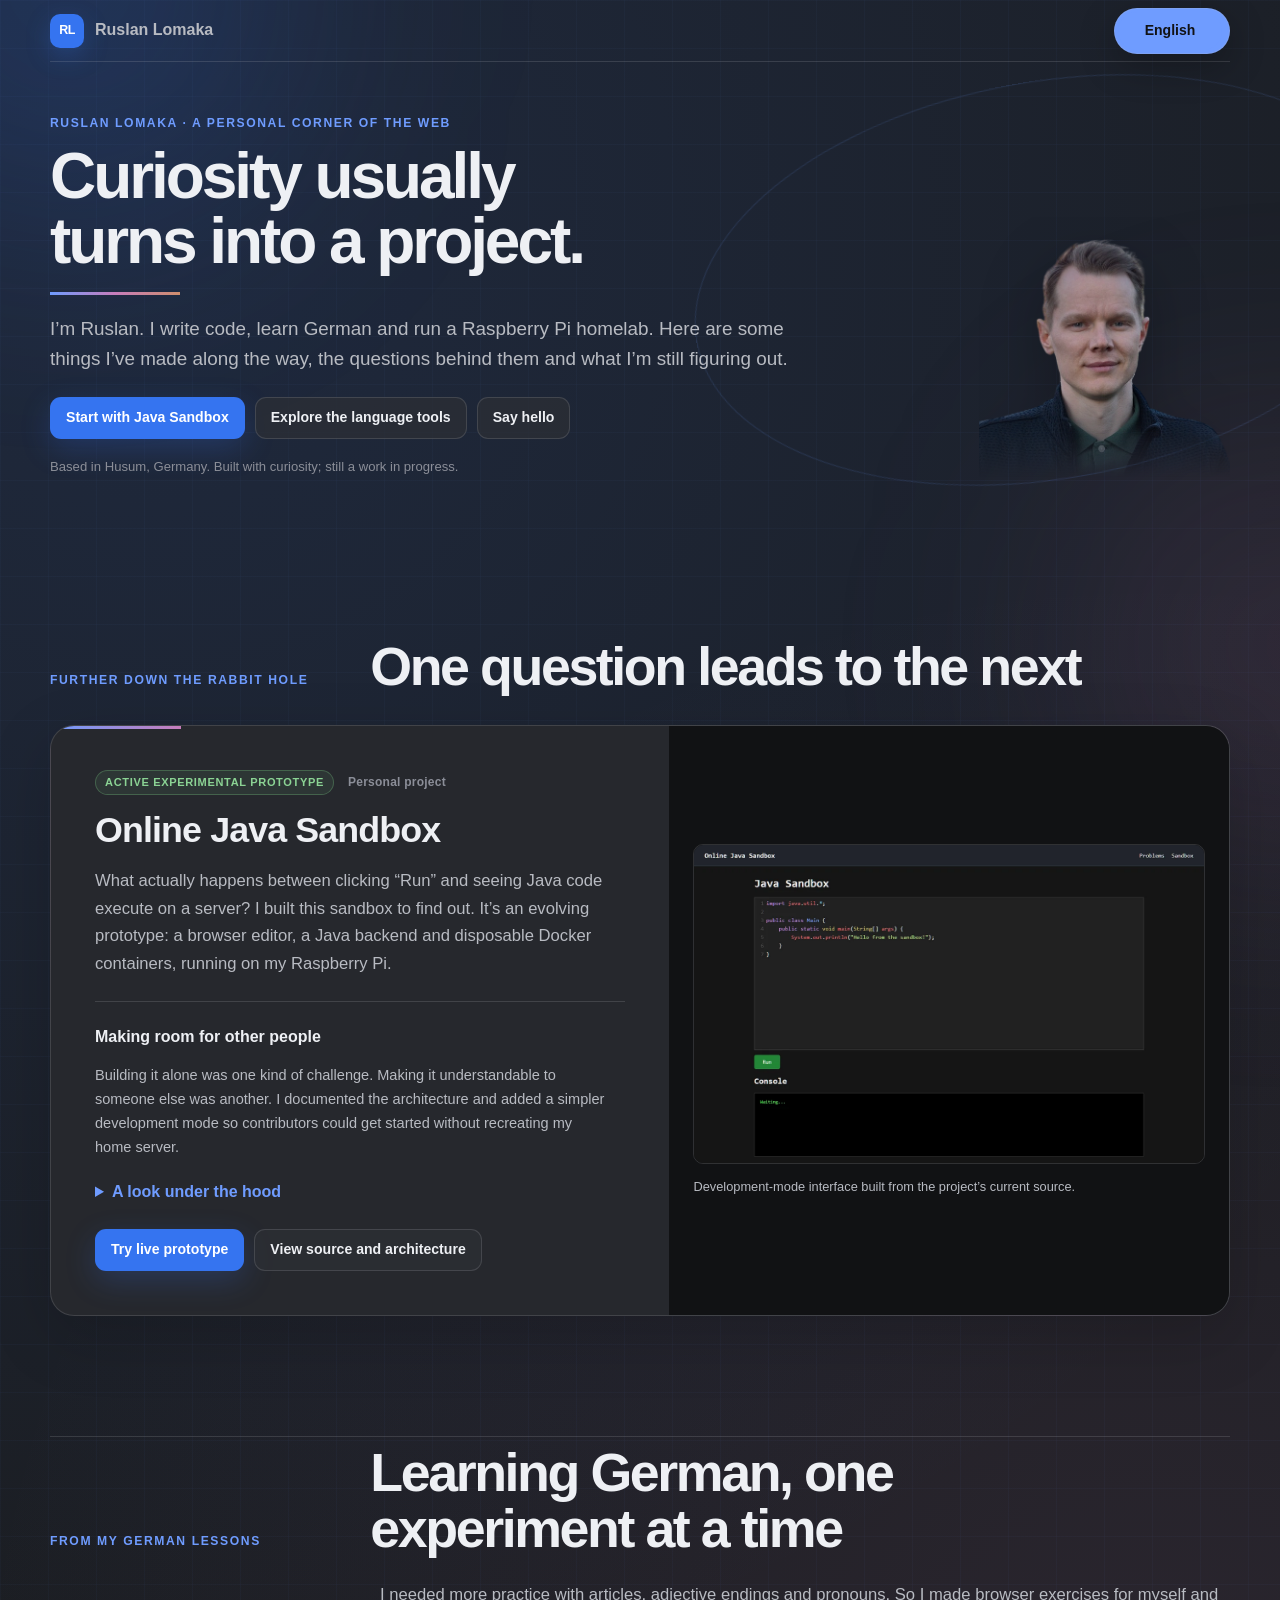
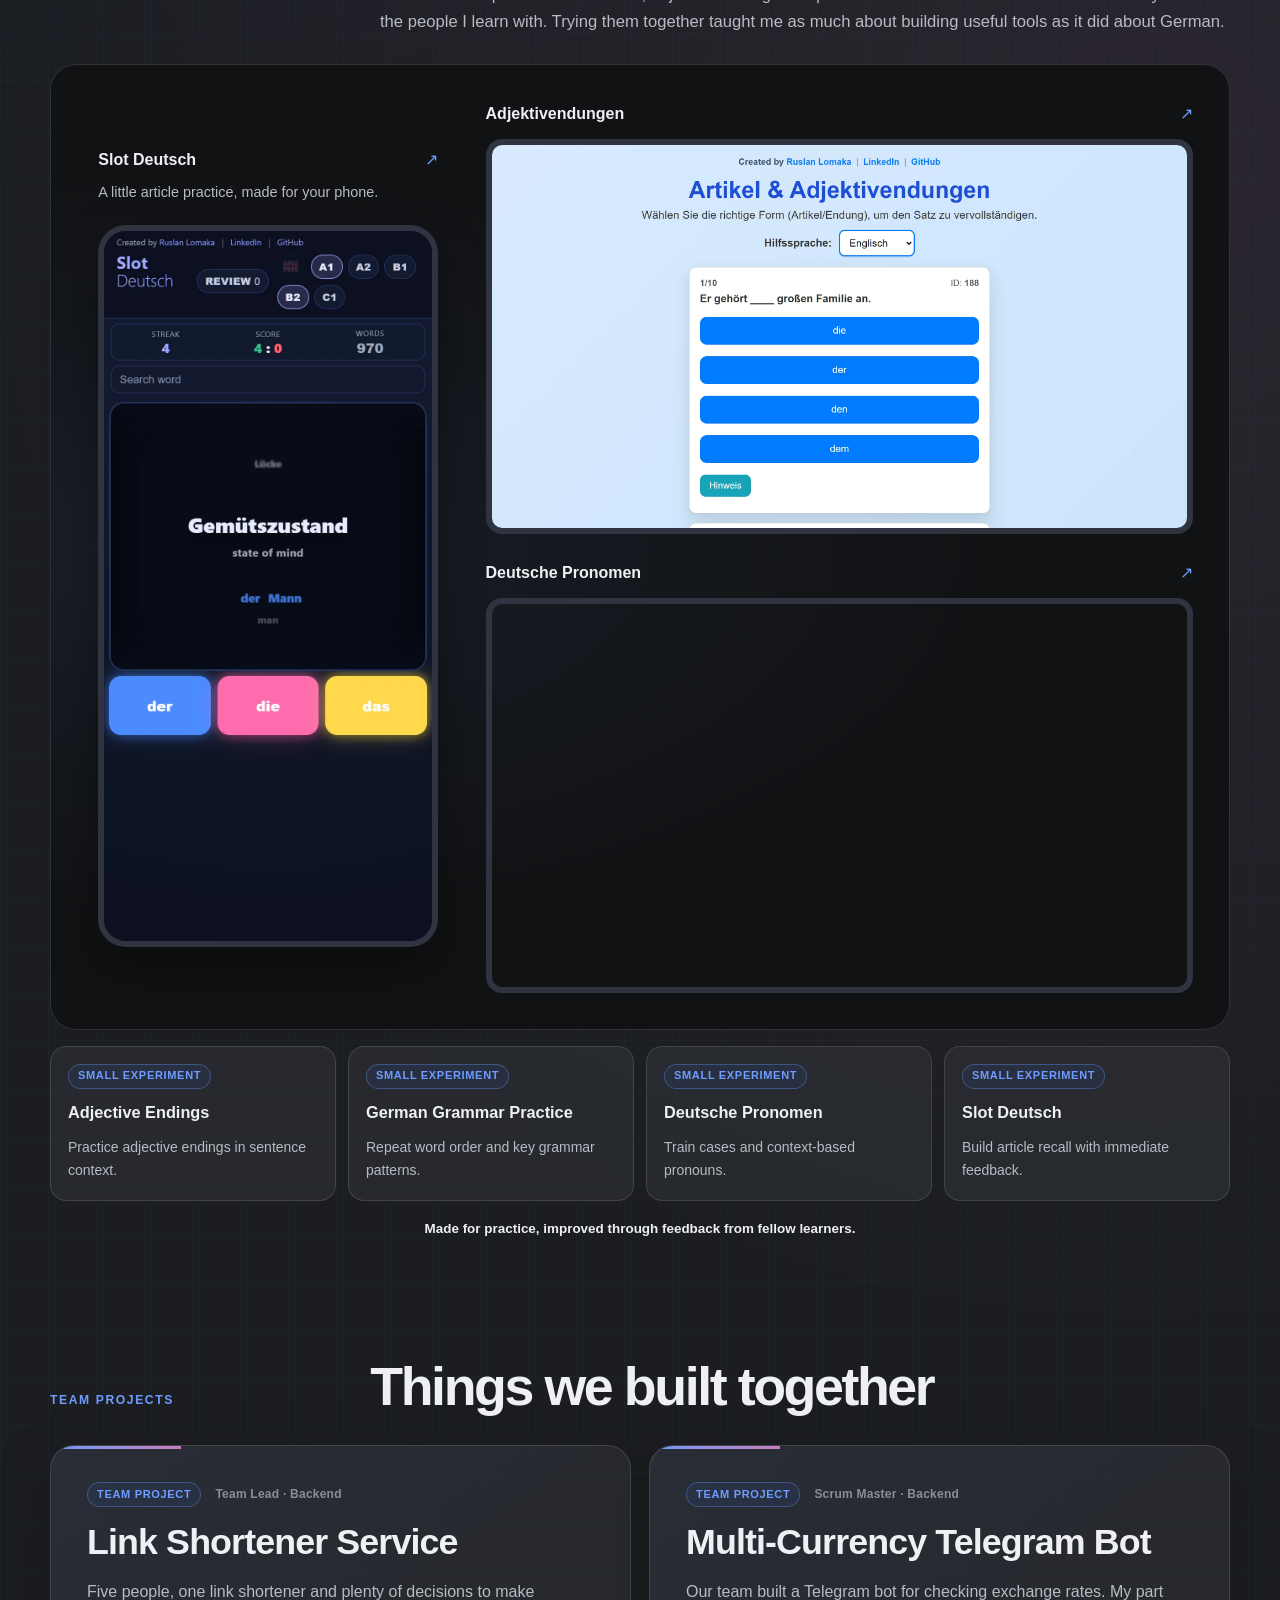
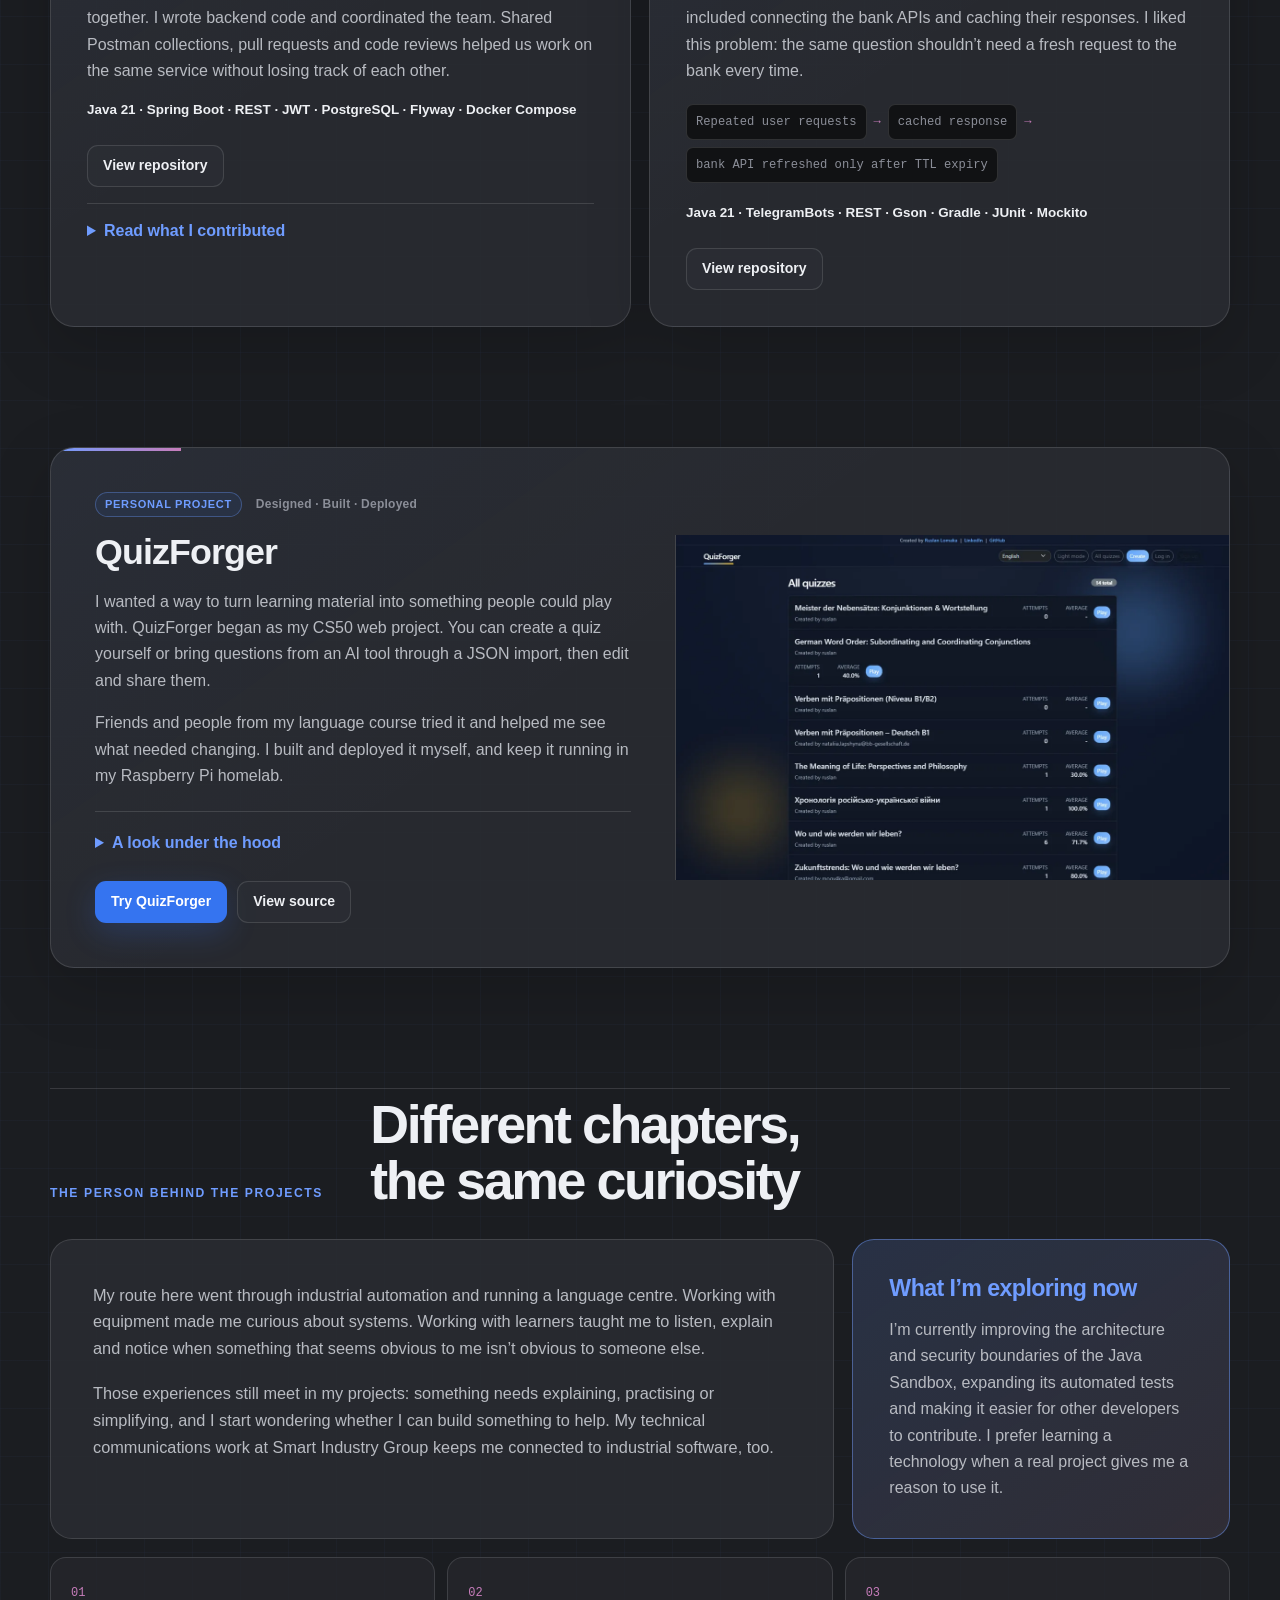
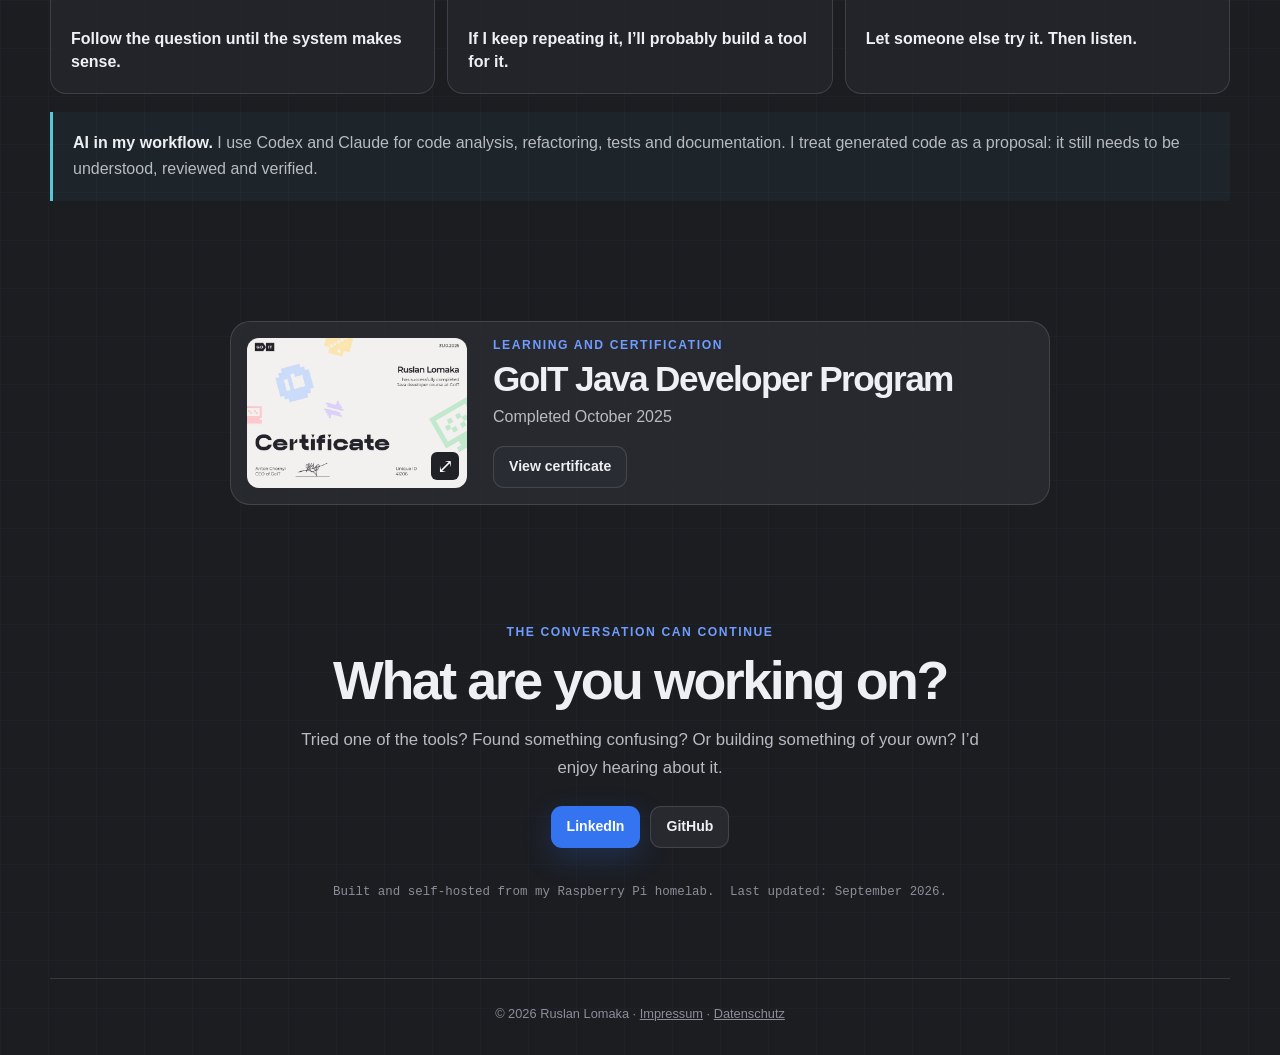
<file: src/index.html>
<!doctype html>
<html lang="en">
<head>
    <meta charset="utf-8">
    <meta name="viewport" content="width=device-width, initial-scale=1">
    <title>Ruslan Lomaka · Things I build &amp; learn</title>
    <meta name="description" content="A personal collection of projects by Ruslan Lomaka: learning German, building useful tools and exploring software on a Raspberry Pi homelab.">
    <link rel="canonical" href="https://work.ruslanlomaka.org/">
    <link rel="icon" type="image/png" href="assets/favicon.png">
    <meta property="og:type" content="website">
    <meta property="og:url" content="https://work.ruslanlomaka.org/">
    <meta property="og:title" content="Ruslan Lomaka · Java Backend Developer">
    <meta property="og:description" content="Java backend projects, developer tools and experiments built by Ruslan Lomaka with Spring Boot, Docker and a practical engineering mindset.">
    <meta property="og:image" content="https://work.ruslanlomaka.org/assets/social-card.webp">
    <meta property="og:image:width" content="1200">
    <meta property="og:image:height" content="630">
    <meta name="twitter:card" content="summary_large_image">
    <meta name="twitter:title" content="Ruslan Lomaka · Java Backend Developer">
    <meta name="twitter:description" content="Java backend projects, developer tools and experiments built with Spring Boot, Docker and a practical engineering mindset.">
    <meta name="twitter:image" content="https://work.ruslanlomaka.org/assets/social-card.webp">
    <link rel="stylesheet" href="styles.css?v=20260905-5">
    <script src="main.js?v=20260905-5" defer></script>
    <script type="application/ld+json">
    {
      "@context": "https://schema.org",
      "@type": "Person",
      "name": "Ruslan Lomaka",
      "jobTitle": "Java Backend Developer",
      "url": "https://work.ruslanlomaka.org/",
      "sameAs": ["https://github.com/RuslanLomaka", "https://www.linkedin.com/in/ruslan-lomaka"],
      "address": {"@type": "PostalAddress", "addressCountry": "DE"}
    }
    </script>
</head>
<body>
<a class="skip-link" href="#top" data-i18n="skipContent">Skip to content</a>
<div class="ambient ambient-one" aria-hidden="true"></div>
<div class="ambient ambient-two" aria-hidden="true"></div>
<div class="parallax-scene" aria-hidden="true">
    <div class="parallax-orbit"></div>
    <div class="parallax-ridge ridge-back"></div>
    <div class="parallax-ridge ridge-front"></div>
</div>

<header class="site-header">
    <a class="identity" href="#top" aria-label="Ruslan Lomaka, home">
        <span class="identity-mark" aria-hidden="true">RL</span>
        <span>Ruslan Lomaka</span>
    </a>
    <div class="lang-btns" role="group" aria-label="Language selector">
        <button type="button" data-lang="en" class="active" aria-pressed="true">English</button>
        <button type="button" data-lang="ua" aria-pressed="false">Українська</button>
        <button type="button" data-lang="de" aria-pressed="false">Deutsch</button>
    </div>
</header>

<main id="top">
    <section class="hero" aria-labelledby="hero-title">
        <div class="hero-copy">
            <p class="eyebrow" data-i18n="heroEyebrow">Ruslan Lomaka · A personal corner of the web</p>
            <h1 id="hero-title" data-i18n="heroTitle">Curiosity usually turns into a project.</h1>
            <p class="hero-intro" data-i18n="heroIntro">I’m Ruslan. I write code, learn German and run a Raspberry Pi homelab. Here are some things I’ve made along the way, the questions behind them and what I’m still figuring out.</p>
            <div class="actions hero-actions">
                <a class="button button-primary" href="#projects" data-i18n="trySandbox">Start with Java Sandbox</a>
                <a class="button" href="#language-tools" data-i18n="exploreProjects">Explore the language tools</a>
                <a class="button" href="https://www.linkedin.com/in/ruslan-lomaka" target="_blank" rel="noopener noreferrer" data-i18n="connect">Say hello</a>
            </div>
            <p class="availability" data-i18n="availability">Based in Husum, Germany. Built with curiosity; still a work in progress.</p>
        </div>
        <div class="portrait-shell">
            <img src="photo-cutout.png?v=20260809-2" width="521" height="541" alt="Portrait of Ruslan Lomaka" class="photo" loading="eager" decoding="async" data-i18n-alt="portraitAlt">
        </div>
    </section>

    <section class="projects-section" id="projects" aria-labelledby="projects-title">
        <div class="section-heading">
            <p class="eyebrow" data-i18n="projectsEyebrow">Further down the rabbit hole</p>
            <h2 id="projects-title" data-i18n="projectsTitle">One question leads to the next</h2>
        </div>

        <article class="project-card featured-project">
            <div class="project-content">
                <div class="project-meta"><span class="status status-active" data-i18n="sandboxStatus">Active experimental prototype</span><span data-i18n="personalProject">Personal project</span></div>
                <h3>Online Java Sandbox</h3>
                <p class="project-lead" data-i18n="sandboxIntro">What actually happens between clicking “Run” and seeing Java code execute on a server? I built this sandbox to find out. It’s an evolving prototype: a browser editor, a Java backend and disposable Docker containers, running on my Raspberry Pi.</p>
                <div class="feature-grid">
                    <div>
                        <h4 data-i18n="sharedTitle">Making room for other people</h4>
                        <p data-i18n="sharedText">Building it alone was one kind of challenge. Making it understandable to someone else was another. I documented the architecture and added a simpler development mode so contributors could get started without recreating my home server.</p>
                    </div>
                    <div>
                        <details class="technical-details"><summary data-i18n="whatBuilt">A look under the hood</summary>
                        <ul class="build-list">
                            <li data-i18n="built1">Java and Spring Boot backend</li>
                            <li data-i18n="built2">GitHub OAuth 2.0 authentication</li>
                            <li data-i18n="built3">PostgreSQL persistence</li>
                            <li data-i18n="built4">isolated Docker execution</li>
                            <li data-i18n="built5">automated tests and GitHub Actions</li>
                            <li data-i18n="built6">Checkstyle and SonarQube Cloud quality checks</li>
                            <li data-i18n="built7">self-hosting on a Raspberry Pi</li>
                        </ul>
                        </details>
                    </div>
                </div>
                <div class="actions">
                    <a class="button button-primary" href="https://java.ruslanlomaka.org/sandbox" target="_blank" rel="noopener noreferrer" data-i18n="tryPrototype">Try live prototype</a>
                    <a class="button" href="https://github.com/RuslanLomaka/OnlineJavaSandbox" target="_blank" rel="noopener noreferrer" data-i18n="sourceArchitecture">View source and architecture</a>
                </div>
            </div>
            <figure class="project-visual">
                <img src="assets/java-sandbox.webp" width="1200" height="750" alt="Online Java Sandbox development-mode editor interface" loading="eager" decoding="async" data-i18n-alt="sandboxAlt">
                <figcaption data-i18n="sandboxCaption">Development-mode interface built from the project’s current source.</figcaption>
            </figure>
        </article>
    </section>

    <section class="experiments-section" id="language-tools" aria-labelledby="experiments-title">
        <div class="section-heading"><p class="eyebrow" data-i18n="experimentsEyebrow">From my German lessons</p><h2 id="experiments-title" data-i18n="experimentsTitle">Learning German, one experiment at a time</h2></div>
        <p class="section-intro" data-i18n="experimentsIntro">I needed more practice with articles, adjective endings and pronouns. So I made browser exercises for myself and the people I learn with. Trying them together taught me as much about building useful tools as it did about German.</p>
        <div class="language-showcase">
            <a class="tool-preview tool-preview-phone" href="https://ruslanlomaka.github.io/DerDieDasDrill/" target="_blank" rel="noopener noreferrer">
                <span class="preview-heading"><strong>Slot Deutsch</strong><span aria-hidden="true">↗</span></span>
                <span class="preview-description" data-i18n="slotCaption">A little article practice, made for your phone.</span>
                <img src="assets/slot-deutsch-mobile.webp?v=20260905-4" width="780" height="1688" alt="Slot Deutsch in English with B2 selected, a 4:0 score, Gemütszustand translated as state of mind, and the previous word Mann" loading="lazy" decoding="async" data-i18n-alt="slotAlt">
            </a>
            <div class="grammar-previews">
                <a class="tool-preview" href="https://ruslanlomaka.github.io/adjectiveEndings/" target="_blank" rel="noopener noreferrer">
                    <span class="preview-heading"><strong>Adjektivendungen</strong><span aria-hidden="true">↗</span></span>
                    <img src="assets/adjective-endings.webp?v=20260905-3" width="2400" height="1320" alt="Adjektivendungen showing a loaded sentence exercise with four answer options" loading="lazy" decoding="async" data-i18n-alt="adjectiveAlt">
                </a>
                <a class="tool-preview" href="https://ruslanlomaka.github.io/pronomen/" target="_blank" rel="noopener noreferrer">
                    <span class="preview-heading"><strong>Deutsche Pronomen</strong><span aria-hidden="true">↗</span></span>
                    <img src="assets/deutsche-pronomen.webp?v=20260905-3" width="2400" height="1320" alt="Deutsche Pronomen showing a sentence and four pronoun choices" loading="lazy" decoding="async" data-i18n-alt="pronomenAlt">
                </a>
            </div>
        </div>
        <div class="tool-grid">
            <a href="https://ruslanlomaka.github.io/adjectiveEndings/" target="_blank" rel="noopener noreferrer"><span class="status" data-i18n="smallExperiment">Small experiment</span><strong>Adjective Endings</strong><span data-i18n="tool1">Practice adjective endings in sentence context.</span></a>
            <a href="https://ruslanlomaka.github.io/tema7_ubung/" target="_blank" rel="noopener noreferrer"><span class="status" data-i18n="smallExperiment">Small experiment</span><strong>German Grammar Practice</strong><span data-i18n="tool2">Repeat word order and key grammar patterns.</span></a>
            <a href="https://ruslanlomaka.github.io/pronomen/" target="_blank" rel="noopener noreferrer"><span class="status" data-i18n="smallExperiment">Small experiment</span><strong>Deutsche Pronomen</strong><span data-i18n="tool3">Train cases and context-based pronouns.</span></a>
            <a href="https://ruslanlomaka.github.io/DerDieDasDrill/" target="_blank" rel="noopener noreferrer"><span class="status" data-i18n="smallExperiment">Small experiment</span><strong>Slot Deutsch</strong><span data-i18n="tool4">Build article recall with immediate feedback.</span></a>
        </div>
        <p class="stack experiments-stack" data-i18n="experimentsStack">Made for practice, improved through feedback from fellow learners.</p>
    </section>

    <section class="team-section" id="team-projects" aria-labelledby="team-title">
        <div class="section-heading"><p class="eyebrow" data-i18n="teamEyebrow">Team projects</p><h2 id="team-title" data-i18n="teamTitle">Things we built together</h2></div>
        <div class="project-grid">
            <article class="project-card">
                <div class="project-meta"><span class="status" data-i18n="teamProject">Team project</span><span>Team Lead · Backend</span></div>
                <h3>Link Shortener Service</h3>
                <p data-i18n="shortenerText">Five people, one link shortener and plenty of decisions to make together. I wrote backend code and coordinated the team. Shared Postman collections, pull requests and code reviews helped us work on the same service without losing track of each other.</p>
                <p class="stack">Java 21 · Spring Boot · REST · JWT · PostgreSQL · Flyway · Docker Compose</p>
                <div class="actions"><a class="button" href="https://github.com/RuslanLomaka/GoitJavaDevProjLinkShortener" target="_blank" rel="noopener noreferrer" data-i18n="viewRepository">View repository</a></div>
                <details class="contribution"><summary data-i18n="contributionTitle">Read what I contributed</summary><p data-i18n="contributionText">I combined hands-on backend work with team coordination: clarifying tasks, reviewing pull requests and creating a repeatable API-testing workflow the whole team could use.</p></details>
            </article>

            <article class="project-card">
                <div class="project-meta"><span class="status" data-i18n="teamProject">Team project</span><span>Scrum Master · Backend</span></div>
                <h3>Multi-Currency Telegram Bot</h3>
                <p data-i18n="botText">Our team built a Telegram bot for checking exchange rates. My part included connecting the bank APIs and caching their responses. I liked this problem: the same question shouldn’t need a fresh request to the bank every time.</p>
                <div class="cache-flow" aria-label="Cache flow" data-i18n-aria="cacheLabel"><span data-i18n="cache1">Repeated user requests</span><b>→</b><span data-i18n="cache2">cached response</span><b>→</b><span data-i18n="cache3">bank API refreshed only after TTL expiry</span></div>
                <p class="stack">Java 21 · TelegramBots · REST · Gson · Gradle · JUnit · Mockito</p>
                <div class="actions"><a class="button" href="https://github.com/AntonTsa/minyala-currency-bot" target="_blank" rel="noopener noreferrer" data-i18n="viewRepository">View repository</a></div>
            </article>
        </div>
    </section>

    <section class="quiz-section" id="quizforger" aria-labelledby="quiz-title">
        <article class="project-card project-with-image">
            <div class="project-content">
                <div class="project-meta"><span class="status" data-i18n="personalProject">Personal project</span><span data-i18n="quizOwnership">Designed · Built · Deployed</span></div>
                <h2 class="project-title" id="quiz-title">QuizForger</h2>
                <p data-i18n="quizText1">I wanted a way to turn learning material into something people could play with. QuizForger began as my CS50 web project. You can create a quiz yourself or bring questions from an AI tool through a JSON import, then edit and share them.</p>
                <p data-i18n="quizText2">Friends and people from my language course tried it and helped me see what needed changing. I built and deployed it myself, and keep it running in my Raspberry Pi homelab.</p>
                <details class="technical-details quiz-technical-details">
                    <summary data-i18n="whatBuilt">A look under the hood</summary>
                    <ul class="build-list">
                        <li data-i18n="quizFrontend">HTML, CSS and JavaScript for the browser interface</li>
                        <li data-i18n="quizBackend">Python and Django for the application logic</li>
                        <li data-i18n="quizDatabase">SQLite for storing quizzes and attempts</li>
                    </ul>
                </details>
                <div class="actions">
                    <a class="button button-primary" href="https://quiz.ruslanlomaka.org" target="_blank" rel="noopener noreferrer" data-i18n="tryQuiz">Try QuizForger</a>
                    <a class="button" href="https://github.com/RuslanLomaka/cs50quiz" target="_blank" rel="noopener noreferrer" data-i18n="viewSource">View source</a>
                </div>
            </div>
            <img src="assets/quizforger.webp" width="1200" height="750" alt="QuizForger quiz browser interface" loading="lazy" decoding="async" data-i18n-alt="quizAlt">
        </article>
    </section>

    <section class="thinking-section" aria-labelledby="thinking-title">
        <div class="section-heading"><p class="eyebrow" data-i18n="thinkingEyebrow">The person behind the projects</p><h2 id="thinking-title" data-i18n="thinkingTitle">Different chapters, the same curiosity</h2></div>
        <div class="story-grid">
            <div class="story-copy">
                <p data-i18n="story1">My route here went through industrial automation and running a language centre. Working with equipment made me curious about systems. Working with learners taught me to listen, explain and notice when something that seems obvious to me isn’t obvious to someone else.</p>
                <p data-i18n="story2">Those experiences still meet in my projects: something needs explaining, practising or simplifying, and I start wondering whether I can build something to help. My technical communications work at Smart Industry Group keeps me connected to industrial software, too.</p>
            </div>
            <aside class="exploring-card"><h3 data-i18n="exploringTitle">What I’m exploring now</h3><p data-i18n="exploringText">I’m currently improving the architecture and security boundaries of the Java Sandbox, expanding its automated tests and making it easier for other developers to contribute. I prefer learning a technology when a real project gives me a reason to use it.</p></aside>
        </div>
        <div class="principles">
            <article><span>01</span><p data-i18n="principle1">Follow the question until the system makes sense.</p></article>
            <article><span>02</span><p data-i18n="principle2">If I keep repeating it, I’ll probably build a tool for it.</p></article>
            <article><span>03</span><p data-i18n="principle3">Let someone else try it. Then listen.</p></article>
        </div>
        <p class="ai-note"><strong data-i18n="aiTitle">AI in my workflow.</strong> <span data-i18n="aiText">I use Codex and Claude for code analysis, refactoring, tests and documentation. I treat generated code as a proposal: it still needs to be understood, reviewed and verified.</span></p>
    </section>

    <section class="learning-card" aria-labelledby="learning-title">
        <button class="certificate-preview" type="button" data-certificate-open aria-haspopup="dialog" aria-label="Open the full certificate" data-i18n-aria="openCertificate"><img src="assets/certificate-thumb.webp?v=20260905-5" width="720" height="509" alt="Preview of the GoIT Java Developer certificate" loading="lazy" decoding="async" data-i18n-alt="certificateAlt"><span class="certificate-open-icon" aria-hidden="true">⤢</span></button>
        <div><p class="eyebrow" data-i18n="learningEyebrow">Learning and certification</p><h2 id="learning-title" data-i18n="learningTitle">GoIT Java Developer Program</h2><p data-i18n="learningDate">Completed October 2025</p><button class="button" type="button" data-certificate-open data-i18n="viewCertificate">View certificate</button></div>
    </section>

    <section class="contact-section" aria-labelledby="contact-title">
        <p class="eyebrow" data-i18n="contactEyebrow">The conversation can continue</p>
        <h2 id="contact-title" data-i18n="contactTitle">What are you working on?</h2>
        <p data-i18n="contactText">Tried one of the tools? Found something confusing? Or building something of your own? I’d enjoy hearing about it.</p>
        <div class="actions contact-actions">
            <a class="button button-primary" href="https://www.linkedin.com/in/ruslan-lomaka" target="_blank" rel="noopener noreferrer">LinkedIn</a>
            <a class="button" href="https://github.com/RuslanLomaka" target="_blank" rel="noopener noreferrer">GitHub</a>
        </div>
        <p class="final-line"><span data-i18n="selfHosted">Built and self-hosted from my Raspberry Pi homelab.</span> <span data-i18n="updated">Last updated: September 2026.</span></p>
    </section>
</main>

<dialog class="certificate-dialog" id="certificate-dialog" aria-labelledby="certificate-dialog-title">
    <div class="dialog-header"><h2 id="certificate-dialog-title">GoIT Java Developer Certificate</h2><button type="button" class="dialog-close" data-certificate-close aria-label="Close certificate">×</button></div>
    <div class="certificate-toolbar">
        <p class="certificate-page-title" data-certificate-caption aria-live="polite">Certificate · 1 / 3</p>
        <button class="button certificate-zoom-toggle" type="button" data-certificate-zoom aria-pressed="false" data-i18n="zoomIn">Zoom in</button>
        <a class="certificate-pdf" href="assets/goit-certificate.pdf" target="_blank" rel="noopener noreferrer" data-i18n="originalPdf">Original PDF ↗</a>
    </div>
    <div class="certificate-carousel" aria-label="Certificate sections" data-i18n-aria="certificateSections">
        <div class="certificate-slide">
            <button class="certificate-image-button" type="button" aria-label="Zoom in" aria-pressed="false" data-certificate-image-button>
                <img data-certificate-image data-src="assets/certificate-cover.webp" width="3368" height="2380" alt="Java developer certificate awarded to Ruslan Lomaka on 31 October 2025, certificate ID 41206" data-i18n-alt="certificateCoverAlt">
            </button>
        </div>
        <div class="certificate-slide" inert>
            <button class="certificate-image-button" type="button" aria-label="Zoom in" aria-pressed="false" data-certificate-image-button>
                <img data-certificate-image data-src="assets/certificate-overview.webp" width="3368" height="2380" alt="Course overview: Java Core, Java Developer, soft skills, career skills, two team projects and 154 total hours" data-i18n-alt="certificateOverviewAlt">
            </button>
        </div>
        <div class="certificate-slide" inert>
            <button class="certificate-image-button" type="button" aria-label="Zoom in" aria-pressed="false" data-certificate-image-button>
                <img data-certificate-image data-src="assets/certificate-curriculum.webp" width="3368" height="2380" alt="Course curriculum with 13 Java Core units and 19 Java Developer units, including databases, REST, Hibernate, Spring Boot and CI/CD" data-i18n-alt="certificateCurriculumAlt">
            </button>
        </div>
    </div>
    <div class="certificate-navigation">
        <button type="button" class="certificate-arrow" data-certificate-prev aria-label="Previous section" data-i18n-aria="certificatePrevious">‹</button>
        <div class="certificate-pages" role="group" aria-label="Choose a section" data-i18n-aria="certificateChoose">
            <button type="button" data-certificate-page="0" aria-pressed="true" aria-label="Certificate" data-i18n-aria="certificateCover">1</button>
            <button type="button" data-certificate-page="1" aria-pressed="false" aria-label="Course overview" data-i18n-aria="certificateOverview">2</button>
            <button type="button" data-certificate-page="2" aria-pressed="false" aria-label="Curriculum" data-i18n-aria="certificateCurriculum">3</button>
        </div>
        <button type="button" class="certificate-arrow" data-certificate-next aria-label="Next section" data-i18n-aria="certificateNext">›</button>
    </div>
    <p class="certificate-hint" data-certificate-hint data-i18n="certificateHint">Swipe or use the arrows. Click or tap the image to zoom.</p>
</dialog>

<footer>© 2026 Ruslan Lomaka · <a href="https://edv.ruslanlomaka.org/impressum/">Impressum</a> · <a href="datenschutz.html">Datenschutz</a></footer>
</body>
</html>
</file>
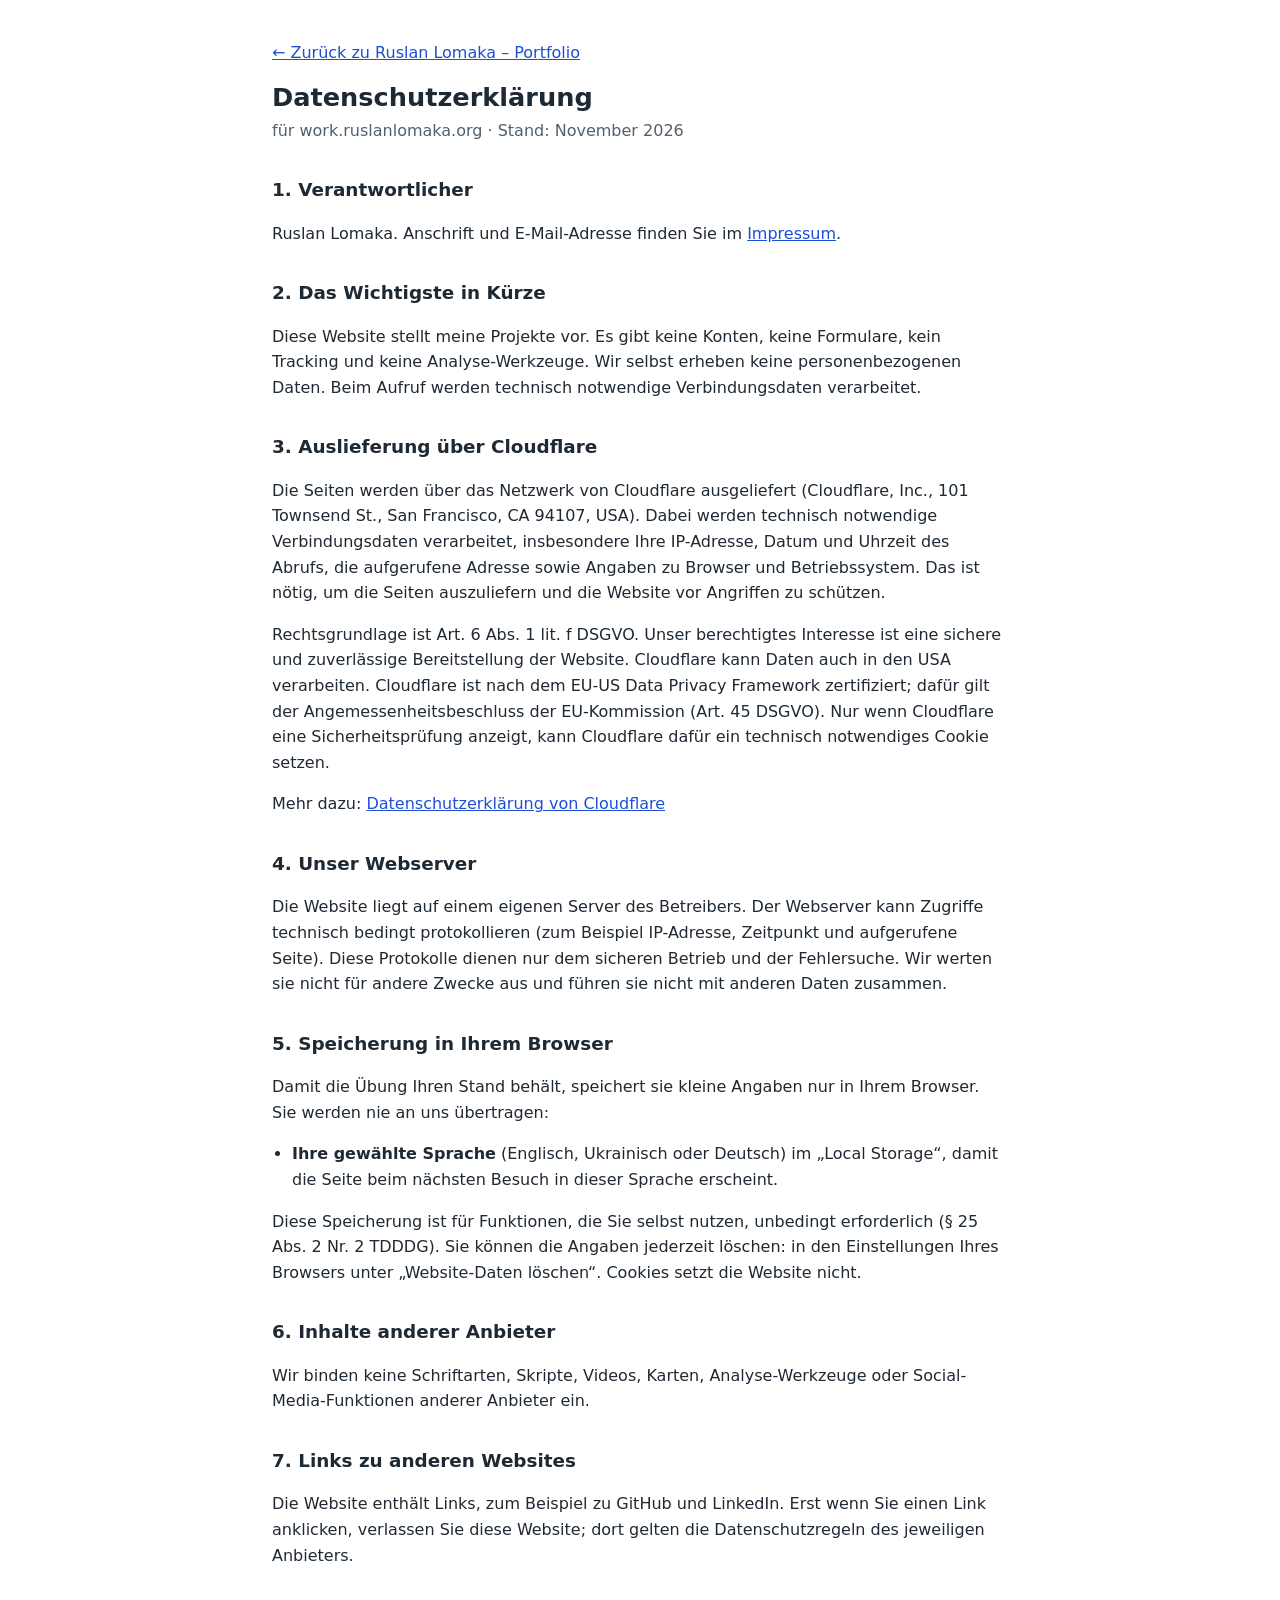
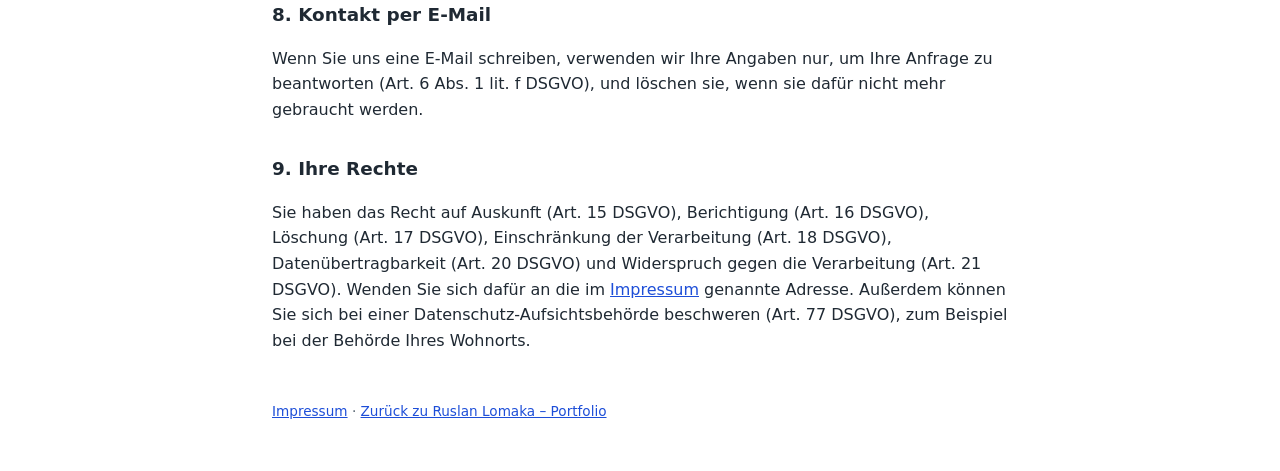
<file: src/datenschutz.html>
<!DOCTYPE html>
<html lang="de">
<head>
<meta charset="utf-8">
<meta name="viewport" content="width=device-width, initial-scale=1">
<meta name="robots" content="noindex">
<title>Datenschutzerklärung – Ruslan Lomaka – Portfolio</title>
<style>
  :root { color-scheme: light dark; --text: #1f2933; --muted: #52606d; --bg: #ffffff; --link: #1d4ed8; }
  @media (prefers-color-scheme: dark) { :root { --text: #e4e7eb; --muted: #9aa5b1; --bg: #111827; --link: #93c5fd; } }
  body { margin: 0; background: var(--bg); color: var(--text); font: 16px/1.6 system-ui, -apple-system, "Segoe UI", Roboto, sans-serif; }
  main { max-width: 46rem; margin: 0 auto; padding: 1.5rem 1rem 3rem; overflow-wrap: anywhere; }
  h1 { font-size: 1.6rem; line-height: 1.25; margin: 1rem 0 .25rem; }
  h2 { font-size: 1.15rem; margin: 2rem 0 .5rem; }
  a { color: var(--link); }
  .meta { color: var(--muted); margin-top: 0; }
  ul { padding-left: 1.25rem; }
  li { margin: .4rem 0; }
  footer { margin-top: 3rem; font-size: .85rem; color: var(--muted); }
</style>
</head>
<body>
<main>
<p><a href="./">← Zurück zu Ruslan Lomaka – Portfolio</a></p>
<h1>Datenschutzerklärung</h1>
<p class="meta">für work.ruslanlomaka.org · Stand: November 2026</p>
<h2>1. Verantwortlicher</h2>
<p>Ruslan Lomaka. Anschrift und E-Mail-Adresse finden Sie im <a href="https://edv.ruslanlomaka.org/impressum/">Impressum</a>.</p>
<h2>2. Das Wichtigste in Kürze</h2>
<p>Diese Website stellt meine Projekte vor. Es gibt keine Konten, keine Formulare, kein Tracking und keine Analyse-Werkzeuge. Wir selbst erheben keine personenbezogenen Daten. Beim Aufruf werden technisch notwendige Verbindungsdaten verarbeitet.</p>
<h2>3. Auslieferung über Cloudflare</h2>
<p>Die Seiten werden über das Netzwerk von Cloudflare ausgeliefert (Cloudflare, Inc., 101 Townsend St., San Francisco, CA 94107, USA). Dabei werden technisch notwendige Verbindungsdaten verarbeitet, insbesondere Ihre IP-Adresse, Datum und Uhrzeit des Abrufs, die aufgerufene Adresse sowie Angaben zu Browser und Betriebssystem. Das ist nötig, um die Seiten auszuliefern und die Website vor Angriffen zu schützen.</p>
<p>Rechtsgrundlage ist Art. 6 Abs. 1 lit. f DSGVO. Unser berechtigtes Interesse ist eine sichere und zuverlässige Bereitstellung der Website. Cloudflare kann Daten auch in den USA verarbeiten. Cloudflare ist nach dem EU-US Data Privacy Framework zertifiziert; dafür gilt der Angemessenheitsbeschluss der EU-Kommission (Art. 45 DSGVO). Nur wenn Cloudflare eine Sicherheitsprüfung anzeigt, kann Cloudflare dafür ein technisch notwendiges Cookie setzen.</p>
<p>Mehr dazu: <a href="https://www.cloudflare.com/de-de/privacypolicy/">Datenschutzerklärung von Cloudflare</a></p>
<h2>4. Unser Webserver</h2>
<p>Die Website liegt auf einem eigenen Server des Betreibers. Der Webserver kann Zugriffe technisch bedingt protokollieren (zum Beispiel IP-Adresse, Zeitpunkt und aufgerufene Seite). Diese Protokolle dienen nur dem sicheren Betrieb und der Fehlersuche. Wir werten sie nicht für andere Zwecke aus und führen sie nicht mit anderen Daten zusammen.</p>
<h2>5. Speicherung in Ihrem Browser</h2>
<p>Damit die Übung Ihren Stand behält, speichert sie kleine Angaben nur in Ihrem Browser. Sie werden nie an uns übertragen:</p>
<ul>
<li><strong>Ihre gewählte Sprache</strong> (Englisch, Ukrainisch oder Deutsch) im „Local Storage“, damit die Seite beim nächsten Besuch in dieser Sprache erscheint.</li>
</ul>
<p>Diese Speicherung ist für Funktionen, die Sie selbst nutzen, unbedingt erforderlich (§ 25 Abs. 2 Nr. 2 TDDDG). Sie können die Angaben jederzeit löschen: in den Einstellungen Ihres Browsers unter „Website-Daten löschen“. Cookies setzt die Website nicht.</p>
<h2>6. Inhalte anderer Anbieter</h2>
<p>Wir binden keine Schriftarten, Skripte, Videos, Karten, Analyse-Werkzeuge oder Social-Media-Funktionen anderer Anbieter ein.</p>
<h2>7. Links zu anderen Websites</h2>
<p>Die Website enthält Links, zum Beispiel zu GitHub und LinkedIn. Erst wenn Sie einen Link anklicken, verlassen Sie diese Website; dort gelten die Datenschutzregeln des jeweiligen Anbieters.</p>
<h2>8. Kontakt per E-Mail</h2>
<p>Wenn Sie uns eine E-Mail schreiben, verwenden wir Ihre Angaben nur, um Ihre Anfrage zu beantworten (Art. 6 Abs. 1 lit. f DSGVO), und löschen sie, wenn sie dafür nicht mehr gebraucht werden.</p>
<h2>9. Ihre Rechte</h2>
<p>Sie haben das Recht auf Auskunft (Art. 15 DSGVO), Berichtigung (Art. 16 DSGVO), Löschung (Art. 17 DSGVO), Einschränkung der Verarbeitung (Art. 18 DSGVO), Datenübertragbarkeit (Art. 20 DSGVO) und Widerspruch gegen die Verarbeitung (Art. 21 DSGVO). Wenden Sie sich dafür an die im <a href="https://edv.ruslanlomaka.org/impressum/">Impressum</a> genannte Adresse. Außerdem können Sie sich bei einer Datenschutz-Aufsichtsbehörde beschweren (Art. 77 DSGVO), zum Beispiel bei der Behörde Ihres Wohnorts.</p>
<footer><a href="https://edv.ruslanlomaka.org/impressum/">Impressum</a> · <a href="./">Zurück zu Ruslan Lomaka – Portfolio</a></footer>
</main>
</body>
</html>
</file>
<file: src/styles.css>
:root {
    color-scheme: dark;
    --parallax-slow: 0px;
    --parallax-mid: 0px;
    --bg: #1b1d21;
    --bg-deep: #111214;
    --surface: rgba(42, 44, 49, 0.9);
    --surface-solid: #26282d;
    --surface-raised: #2d3036;
    --text: #eef0f4;
    --muted: #b8bbc2;
    --quiet: #8b8e98;
    --line: rgba(188, 190, 196, 0.18);
    --line-strong: rgba(111, 156, 255, 0.46);
    --blue: #6f9cff;
    --blue-deep: #3574f0;
    --violet: #c77dbb;
    --cyan: #56c7d8;
    --orange: #cf8e6d;
    --shadow: 0 30px 90px rgba(0, 0, 0, 0.38);
}

* { box-sizing: border-box; }
html { scroll-behavior: smooth; scroll-padding-top: 80px; }
body {
    min-height: 100vh;
    margin: 0;
    overflow-x: hidden;
    background:
        linear-gradient(rgba(107, 156, 255, 0.032) 1px, transparent 1px),
        linear-gradient(90deg, rgba(107, 156, 255, 0.032) 1px, transparent 1px),
        radial-gradient(circle at 12% 4%, rgba(53, 116, 240, 0.14), transparent 26%),
        radial-gradient(circle at 90% 30%, rgba(199, 125, 187, 0.09), transparent 28%),
        var(--bg);
    background-size: 48px 48px, 48px 48px, auto, auto, auto;
    color: var(--text);
    font-family: "Aptos", "Segoe UI", Arial, sans-serif;
    font-size: 16px;
    line-height: 1.65;
}

a { color: inherit; }
button, a { -webkit-tap-highlight-color: transparent; }
button:focus-visible, a:focus-visible, summary:focus-visible { outline: 3px solid var(--cyan); outline-offset: 4px; }
[hidden] { display: none !important; }

.ambient { position: fixed; z-index: -2; width: 420px; height: 420px; border-radius: 50%; filter: blur(130px); pointer-events: none; }
.ambient-one { top: -220px; left: -140px; background: rgba(53, 116, 240, 0.2); }
.ambient-two { right: -220px; bottom: 5%; background: rgba(199, 125, 187, 0.13); }
.parallax-scene { position: fixed; inset: 0; z-index: -3; overflow: hidden; pointer-events: none; }
.parallax-orbit { position: absolute; top: 9vh; right: -10vw; width: min(720px, 56vw); aspect-ratio: 1.8; border: 1px solid rgba(107, 156, 255, 0.14); border-radius: 50%; transform: translate3d(0, var(--parallax-mid), 0) rotate(-10deg); }
.parallax-ridge { position: absolute; right: -30vw; bottom: -35vh; left: -30vw; height: 64vh; transform-origin: center bottom; }
.ridge-back { background: linear-gradient(155deg, rgba(53, 116, 240, 0.11), rgba(91, 75, 138, 0.22)); clip-path: polygon(0 60%, 18% 45%, 36% 66%, 56% 33%, 76% 59%, 100% 38%, 100% 100%, 0 100%); transform: translate3d(0, var(--parallax-mid), 0); }
.ridge-front { bottom: -43vh; background: linear-gradient(180deg, rgba(37, 40, 47, 0.74), rgba(14, 15, 18, 0.96)); clip-path: polygon(0 54%, 17% 68%, 38% 44%, 58% 72%, 77% 46%, 100% 62%, 100% 100%, 0 100%); transform: translate3d(0, var(--parallax-slow), 0); }

.site-header {
    position: relative;
    z-index: 20;
    display: flex;
    align-items: center;
    justify-content: space-between;
    width: min(1180px, calc(100% - 40px));
    min-height: 62px;
    margin: 0 auto;
    border-bottom: 1px solid var(--line);
}

.identity { display: inline-flex; align-items: center; gap: 11px; color: var(--muted); font-weight: 700; text-decoration: none; }
.identity:hover { color: var(--text); }
.identity-mark { display: grid; width: 34px; height: 34px; place-items: center; border-radius: 10px; background: var(--blue-deep); color: white; font-size: 0.78rem; letter-spacing: -0.04em; box-shadow: 0 8px 24px rgba(53, 116, 240, 0.25); }

.lang-btns { display: flex; width: 116px; padding: 3px; gap: 2px; overflow: hidden; border: 1px solid var(--line); border-radius: 999px; background: var(--blue); box-shadow: 0 12px 36px rgba(0, 0, 0, 0.26); transition: width 240ms ease, background 180ms ease; }
.lang-btns:hover, .lang-btns:focus-within { width: 286px; background: rgba(22, 23, 26, 0.96); }
.lang-btns button { flex: 1 1 0; min-width: 0; min-height: 38px; padding: 0 10px; border: 0; border-radius: 999px; background: transparent; color: var(--muted); font: inherit; font-size: 0.875rem; font-weight: 750; cursor: pointer; white-space: nowrap; transition: opacity 160ms ease, color 160ms ease, background 160ms ease, padding 220ms ease, flex-basis 220ms ease; }
.lang-btns:not(:hover):not(:focus-within) button:not(.active) { flex: 0 0 0; width: 0; padding-inline: 0; opacity: 0; pointer-events: none; }
.lang-btns:not(:hover):not(:focus-within) button.active { flex: 1 1 100%; color: var(--bg-deep); }
.lang-btns button.active { background: var(--blue); color: var(--bg-deep); }
.lang-btns:hover button:hover { background: rgba(255, 255, 255, 0.08); color: var(--text); }

main { width: min(1180px, calc(100% - 40px)); margin: 0 auto; }
.hero { display: grid; grid-template-columns: minmax(0, 1.55fr) minmax(220px, 0.45fr); gap: clamp(28px, 5vw, 68px); align-items: center; padding: clamp(38px, 6vh, 68px) 0 42px; }
.hero-copy { max-width: 850px; }
.eyebrow { margin: 0 0 12px; color: var(--blue); font-size: 0.76rem; font-weight: 800; letter-spacing: 0.13em; line-height: 1.3; text-transform: uppercase; }
h1, h2, h3, h4, p { overflow-wrap: anywhere; }
h1, h2, h3, h4 { font-family: "Aptos Display", "Segoe UI", Arial, sans-serif; }
h1 { max-width: 900px; margin: 0; font-size: clamp(2.45rem, 5vw, 4.35rem); font-weight: 720; letter-spacing: -0.048em; line-height: 1.02; text-wrap: balance; }
h1::after { display: block; width: 130px; height: 3px; margin-top: 18px; background: linear-gradient(90deg, var(--blue), var(--violet), var(--orange)); content: ""; }
.hero-intro { max-width: 780px; margin: 19px 0 0; color: var(--muted); font-size: clamp(1rem, 1.6vw, 1.18rem); line-height: 1.55; text-wrap: pretty; }
.portrait-shell { width: min(280px, 100%); place-self: end center; }
.photo { display: block; width: 100%; height: auto; filter: saturate(0.72) contrast(1.03) drop-shadow(0 22px 30px rgba(0, 0, 0, 0.26)); -webkit-mask-image: linear-gradient(to bottom, #000 0%, #000 66%, rgba(0, 0, 0, 0.7) 82%, transparent 100%); mask-image: linear-gradient(to bottom, #000 0%, #000 66%, rgba(0, 0, 0, 0.7) 82%, transparent 100%); }
.actions { display: flex; flex-wrap: wrap; gap: 10px; margin-top: 24px; }
.button { display: inline-flex; min-height: 42px; align-items: center; justify-content: center; padding: 9px 15px; border: 1px solid var(--line); border-radius: 11px; background: rgba(45, 48, 54, 0.7); color: var(--text); font: inherit; font-size: 0.88rem; font-weight: 750; line-height: 1.25; text-decoration: none; cursor: pointer; transition: transform 180ms ease, border-color 180ms ease, background 180ms ease; }
.button:hover { border-color: var(--line-strong); background: var(--surface-raised); transform: translateY(-2px); }
.button-primary { border-color: transparent; background: var(--blue-deep); color: white; box-shadow: 0 10px 30px rgba(53, 116, 240, 0.22); }
.button-primary:hover { background: var(--blue); color: var(--bg-deep); }
.availability { margin: 17px 0 0; color: var(--quiet); font-size: 0.82rem; }

section:not(.hero) { margin-top: clamp(76px, 10vw, 120px); }
.section-heading { display: grid; grid-template-columns: minmax(160px, 0.34fr) minmax(0, 1fr); gap: 28px; align-items: end; margin-bottom: 30px; }
.section-heading .eyebrow { margin-bottom: 7px; }
h2 { margin: 0; font-size: clamp(2rem, 4.2vw, 3.5rem); font-weight: 680; letter-spacing: -0.045em; line-height: 1.04; text-wrap: balance; }
h3, .project-title { margin: 0; font-size: clamp(1.45rem, 2.8vw, 2.25rem); line-height: 1.1; letter-spacing: -0.025em; }
h4 { margin: 0 0 12px; color: var(--text); font-size: 1rem; }
.section-intro { max-width: 850px; margin: -6px 0 28px auto; color: var(--muted); font-size: 1.04rem; text-wrap: pretty; }

.project-card { position: relative; overflow: hidden; border: 1px solid var(--line); border-radius: 24px; background: linear-gradient(145deg, rgba(107, 156, 255, 0.035), transparent 46%), var(--surface); box-shadow: 0 20px 64px rgba(0, 0, 0, 0.17); }
.project-card::before { position: absolute; top: 0; left: 0; width: 130px; height: 3px; background: linear-gradient(90deg, var(--blue), var(--violet)); content: ""; }
.project-card p { color: var(--muted); text-wrap: pretty; }
.featured-project { display: grid; grid-template-columns: minmax(0, 1.05fr) minmax(360px, 0.95fr); align-items: stretch; background: radial-gradient(circle at 90% 10%, rgba(199, 125, 187, 0.12), transparent 24%), var(--surface-solid); }
.project-content { min-width: 0; padding: clamp(25px, 4vw, 44px); }
.project-meta { display: flex; flex-wrap: wrap; align-items: center; gap: 9px 14px; margin-bottom: 16px; color: var(--quiet); font-size: 0.75rem; font-weight: 700; letter-spacing: 0.02em; }
.status { display: inline-flex; width: max-content; max-width: 100%; align-items: center; min-height: 25px; padding: 3px 9px; border: 1px solid rgba(107, 156, 255, 0.35); border-radius: 999px; background: rgba(53, 116, 240, 0.09); color: var(--blue); font-size: 0.69rem; font-weight: 800; letter-spacing: 0.06em; line-height: 1.2; text-transform: uppercase; }
.status-active { border-color: rgba(106, 171, 115, 0.38); background: rgba(106, 171, 115, 0.11); color: #8bd394; }
.project-lead { font-size: 1.04rem; }
.feature-grid { display: flex; flex-direction: column; gap: 20px; margin-top: 24px; padding-top: 22px; border-top: 1px solid var(--line); }
.build-list { margin: 0; padding-left: 19px; color: var(--muted); font-size: 0.9rem; line-height: 1.65; }
.build-list li::marker { color: var(--blue); }
.feature-grid p { margin: 0; font-size: 0.91rem; }
.project-visual { display: flex; min-width: 0; margin: 0; padding: 24px; flex-direction: column; justify-content: center; background: var(--bg-deep); }
.project-visual img { display: block; width: 100%; height: auto; border: 1px solid var(--line); border-radius: 10px; }
.project-visual figcaption { padding: 12px 0 0; color: var(--muted); font-size: 0.8rem; }
.project-grid { display: grid; grid-template-columns: 1fr 1fr; gap: 18px; margin-top: 18px; }
.project-grid > .project-card { padding: clamp(24px, 3.6vw, 36px); }
.project-with-image { display: grid; grid-template-columns: minmax(0, 1.06fr) minmax(320px, 0.94fr); }
.project-with-image > img { display: block; width: 100%; height: auto; align-self: center; border-left: 1px solid var(--line); }
.stack { color: var(--text) !important; font-size: 0.84rem; font-weight: 700; line-height: 1.55; }
.note { padding-left: 14px; border-left: 2px solid var(--orange); font-size: 0.86rem; }
.cache-flow { display: flex; flex-wrap: wrap; align-items: center; gap: 7px; margin: 20px 0; color: var(--quiet); font-family: Consolas, "Cascadia Mono", monospace; font-size: 0.76rem; }
.cache-flow span { padding: 7px 9px; border: 1px solid var(--line); border-radius: 7px; background: var(--bg-deep); }
.cache-flow b { color: var(--violet); }
.contribution { margin-top: 16px; padding-top: 14px; border-top: 1px solid var(--line); }
.contribution summary { width: max-content; max-width: 100%; color: var(--blue); font-weight: 750; cursor: pointer; }
.contribution p { margin-bottom: 0; }

.experiments-section, .thinking-section { padding-top: 8px; border-top: 1px solid var(--line); }
.language-showcase { display: grid; grid-template-columns: minmax(0, 0.82fr) minmax(0, 1.6fr); gap: clamp(16px, 3vw, 36px); padding: clamp(16px, 3vw, 36px); align-items: center; border: 1px solid var(--line); border-radius: 26px; background: radial-gradient(ellipse at 10% 50%, rgba(111, 156, 255, 0.09), transparent 55%), var(--bg-deep); }
.tool-preview { display: block; min-width: 0; text-decoration: none; }
.preview-heading { display: flex; gap: 16px; align-items: center; justify-content: space-between; margin-bottom: 12px; font-size: 1rem; }
.preview-heading > span { color: var(--blue); transition: transform 180ms ease; }
.tool-preview:hover .preview-heading > span { transform: translate(2px, -2px); }
.preview-description { display: block; margin: -4px 0 20px; color: var(--muted); font-size: 0.9rem; }
.tool-preview img { display: block; width: 100%; height: auto; border: 6px solid #303440; border-radius: 16px; transition: border-color 180ms ease; }
.tool-preview:hover img, .tool-preview:focus-visible img { border-color: var(--blue); }
.tool-preview-phone { width: 100%; max-width: 340px; justify-self: center; }
.tool-preview-phone img { border-radius: 28px; box-shadow: 0 20px 48px rgba(0, 0, 0, 0.35); }
.grammar-previews { display: grid; gap: 26px; min-width: 0; }
.technical-details summary { color: var(--blue); cursor: pointer; font-size: 1rem; font-weight: 700; }
.technical-details .build-list { margin-top: 14px; }
.quiz-technical-details { margin-top: 22px; padding-top: 18px; border-top: 1px solid var(--line); }
.skip-link { position: absolute; top: -100px; left: 20px; z-index: 100; padding: 12px 20px; border-radius: 8px; background: var(--blue); color: var(--bg-deep); }
.skip-link:focus { top: 12px; }
.tool-grid { display: grid; grid-template-columns: repeat(4, 1fr); gap: 12px; margin-top: 16px; }
.tool-grid a { display: flex; min-height: 155px; padding: 17px; flex-direction: column; align-items: flex-start; gap: 10px; border: 1px solid var(--line); border-radius: 16px; background: var(--surface); text-decoration: none; transition: transform 180ms ease, border-color 180ms ease; }
.tool-grid a:hover { border-color: var(--line-strong); transform: translateY(-3px); }
.tool-grid strong { margin-top: auto; font-size: 1.02rem; }
.tool-grid a > span:last-child { color: var(--muted); font-size: 0.875rem; }
.experiments-stack { margin-top: 18px; text-align: center; }

.story-grid { display: grid; grid-template-columns: minmax(0, 1.35fr) minmax(280px, 0.65fr); gap: 18px; }
.story-copy { padding: clamp(25px, 4vw, 42px); border: 1px solid var(--line); border-radius: 22px; background: var(--surface); }
.story-copy p { margin: 0; color: var(--muted); font-size: 1.02rem; }
.story-copy p + p { margin-top: 18px; }
.exploring-card { padding: clamp(25px, 4vw, 36px); border: 1px solid var(--line-strong); border-radius: 22px; background: linear-gradient(145deg, rgba(53, 116, 240, 0.12), rgba(199, 125, 187, 0.06)), var(--surface-solid); }
.exploring-card h3 { color: var(--blue); font-size: 1.45rem; }
.exploring-card p { margin-bottom: 0; color: var(--muted); }
.principles { display: grid; grid-template-columns: repeat(3, 1fr); gap: 12px; margin-top: 18px; }
.principles article { min-height: 130px; padding: 20px; border: 1px solid var(--line); border-radius: 16px; background: rgba(38, 40, 45, 0.74); }
.principles span { color: var(--violet); font-family: Consolas, monospace; font-size: 0.75rem; }
.principles p { margin: 24px 0 0; color: var(--text); font-weight: 700; line-height: 1.4; }
.ai-note { margin: 18px 0 0; padding: 18px 20px; border-left: 3px solid var(--cyan); background: rgba(86, 199, 216, 0.05); color: var(--muted); }
.ai-note strong { color: var(--text); }

.learning-card { display: grid; grid-template-columns: 220px minmax(0, 1fr); max-width: 820px; margin-inline: auto; gap: 26px; align-items: center; padding: 16px; border: 1px solid var(--line); border-radius: 20px; background: var(--surface); }
.learning-card img { display: block; width: 100%; height: 150px; object-fit: cover; border-radius: 12px; }
.learning-card .eyebrow { margin-bottom: 7px; }
.learning-card h2 { font-size: clamp(1.5rem, 3vw, 2.2rem); }
.learning-card p:not(.eyebrow) { margin: 7px 0 0; color: var(--muted); }
.learning-card .button { margin-top: 15px; }
.certificate-preview { position: relative; display: block; min-width: 0; width: 100%; padding: 0; border: 0; border-radius: 12px; background: transparent; cursor: pointer; }
.certificate-preview:hover img, .certificate-preview:focus-visible img { box-shadow: 0 0 0 3px var(--blue); }
.certificate-open-icon { position: absolute; right: 8px; bottom: 8px; display: grid; width: 28px; height: 28px; place-items: center; border-radius: 6px; background: #202228; color: white; font-size: 20px; line-height: 1; }

.contact-section { max-width: 900px; margin-inline: auto; text-align: center; }
.contact-section > p:not(.eyebrow):not(.final-line) { max-width: 720px; margin: 18px auto 0; color: var(--muted); font-size: 1.05rem; }
.contact-actions { justify-content: center; }
.final-line { margin: 34px 0 0; color: var(--quiet); font-family: Consolas, "Cascadia Mono", monospace; font-size: 0.78rem; }
.final-line span + span { display: inline-block; margin-left: 8px; }
footer { width: min(1180px, calc(100% - 40px)); margin: 76px auto 0; padding: 24px 0 30px; border-top: 1px solid var(--line); color: var(--quiet); font-size: 0.8rem; text-align: center; }

.certificate-dialog { width: min(1180px, calc(100% - 24px)); height: min(900px, calc(100dvh - 24px)); max-height: calc(100dvh - 24px); max-width: none; padding: 16px; overflow: hidden; border: 1px solid var(--line-strong); border-radius: 20px; background: var(--surface-solid); color: var(--text); box-shadow: var(--shadow); }
.certificate-dialog[open] { display: flex; flex-direction: column; }
.certificate-dialog::backdrop { background: rgba(5, 6, 8, 0.84); backdrop-filter: blur(8px); }
.dialog-header { display: flex; align-items: center; justify-content: space-between; gap: 18px; padding: 4px 4px 13px; }
.dialog-header h2 { font-size: 1.15rem; letter-spacing: -0.01em; }
.dialog-close { display: grid; flex-shrink: 0; width: 44px; height: 44px; place-items: center; border: 1px solid var(--line); border-radius: 10px; background: var(--bg-deep); color: var(--text); font-size: 1.45rem; cursor: pointer; }
.certificate-toolbar { display: flex; align-items: center; flex-wrap: wrap; gap: 8px 16px; padding-bottom: 12px; }
.certificate-page-title { flex: 1; margin: 0; color: var(--muted); font-size: 0.875rem; }
.certificate-pdf { color: var(--blue); font-size: 0.875rem; text-underline-offset: 4px; }
.certificate-carousel { display: flex; flex: 1; min-height: 0; width: 100%; overflow-x: auto; overflow-y: hidden; overscroll-behavior-x: contain; scroll-snap-type: x mandatory; scrollbar-width: none; border-radius: 10px; background: var(--bg-deep); }
.certificate-carousel::-webkit-scrollbar { display: none; }
.certificate-slide { flex: 0 0 100%; width: 100%; height: 100%; min-width: 0; overflow: hidden; scroll-snap-align: start; scroll-snap-stop: always; }
.certificate-image-button { display: block; width: 100%; height: 100%; padding: 0; border: 0; background: transparent; cursor: zoom-in; }
.certificate-dialog .certificate-image-button img { display: block; width: 100%; height: 100%; max-width: none; max-height: none; object-fit: contain; user-select: none; -webkit-user-drag: none; }
.certificate-carousel.is-zoomed { overflow-x: hidden; scroll-snap-type: none; }
.certificate-slide.is-zoomed { overflow: auto; overscroll-behavior: contain; }
.certificate-slide.is-zoomed .certificate-image-button { width: 250%; height: 250%; cursor: zoom-out; }
.certificate-navigation { display: flex; align-items: center; justify-content: center; gap: 24px; padding-top: 12px; }
.certificate-pages { display: flex; gap: 8px; }
.certificate-pages button, .certificate-arrow { min-width: 44px; min-height: 44px; border: 1px solid var(--line); border-radius: 50%; background: var(--bg-deep); color: var(--text); font: inherit; font-weight: 700; cursor: pointer; }
.certificate-arrow { font-size: 1.7rem; line-height: 1; }
.certificate-pages button[aria-pressed="true"] { background: var(--blue); color: var(--bg-deep); border-color: var(--blue); }
.certificate-arrow:disabled { opacity: 0.3; cursor: default; }
.certificate-pages button:hover, .certificate-arrow:not(:disabled):hover { border-color: var(--blue); }
.certificate-hint { margin: 8px 0 0; color: var(--muted); font-size: 0.875rem; text-align: center; }
@media (max-width: 680px) {
    .certificate-dialog { padding: 12px; }
    .certificate-page-title { flex-basis: 100%; }
    .certificate-toolbar .button { margin-right: auto; }
    .certificate-navigation { gap: 12px; }
}

@media (max-width: 900px) {
    .hero { grid-template-columns: minmax(0, 1fr) 220px; }
    .featured-project, .project-with-image { grid-template-columns: minmax(0, 1fr); }
    .project-visual img { min-height: 0; height: auto; }
    .project-with-image > img { min-height: 0; height: auto; border-top: 1px solid var(--line); border-left: 0; }
    .tool-grid { grid-template-columns: 1fr 1fr; }
}

@media (max-width: 680px) {
    .language-showcase { grid-template-columns: 1fr; gap: 30px; }
    .tool-preview-phone { max-width: 300px; }
    .site-header { width: min(calc(100% - 28px), 1180px); }
    .identity > span:last-child { display: none; }
    main, footer { width: min(calc(100% - 28px), 1180px); }
    .lang-btns, .lang-btns:hover, .lang-btns:focus-within { width: min(278px, calc(100vw - 78px)); background: rgba(22, 23, 26, 0.96); }
    .lang-btns:not(:hover):not(:focus-within) button:not(.active) { flex: 1 1 0; width: auto; padding-inline: 7px; opacity: 1; pointer-events: auto; }
    .lang-btns:not(:hover):not(:focus-within) button.active { flex: 1 1 0; }
    .lang-btns button { padding-inline: 5px; font-size: 0.875rem; }
    .hero { grid-template-columns: 1fr; gap: 8px; padding-top: 34px; }
    .hero-copy { display: contents; }
    .hero .eyebrow { order: 1; }
    .hero h1 { order: 2; font-size: clamp(2.15rem, 11vw, 3.15rem); }
    .hero-intro { order: 3; }
    .portrait-shell { order: 4; width: min(260px, 76vw); margin: 5px auto -10px; }
    .hero-actions { order: 5; }
    .availability { order: 6; }
    .actions .button { flex: 1 1 170px; }
    section:not(.hero) { margin-top: 76px; }
    .section-heading { grid-template-columns: 1fr; gap: 5px; }
    h2 { font-size: clamp(1.9rem, 9vw, 2.7rem); }
    .section-intro { margin-left: 0; }
    .feature-grid, .project-grid, .story-grid, .principles { grid-template-columns: 1fr; }
    .project-content, .project-grid > .project-card { padding: 23px; }
    .cache-flow { align-items: flex-start; flex-direction: column; }
    .cache-flow b { margin-left: 20px; transform: rotate(90deg); }
    .tool-grid { grid-template-columns: 1fr; }
    .tool-grid a { min-height: 132px; }
    .learning-card { grid-template-columns: 1fr; }
    .learning-card img { height: auto; max-height: 260px; object-fit: contain; background: white; }
}

@media (max-width: 390px) {
    .site-header, main, footer { width: calc(100% - 24px); }
    .lang-btns, .lang-btns:hover, .lang-btns:focus-within { width: calc(100vw - 66px); }
    h1 { letter-spacing: -0.04em; }
    .project-card { border-radius: 18px; }
    .project-content, .project-grid > .project-card { padding: 19px; }
}

@media (prefers-reduced-motion: reduce) {
    html { scroll-behavior: auto; }
    *, *::before, *::after { scroll-behavior: auto !important; animation-duration: 0.01ms !important; animation-iteration-count: 1 !important; transition-duration: 0.01ms !important; }
    .parallax-orbit, .parallax-ridge { transform: none !important; }
}
</file>
